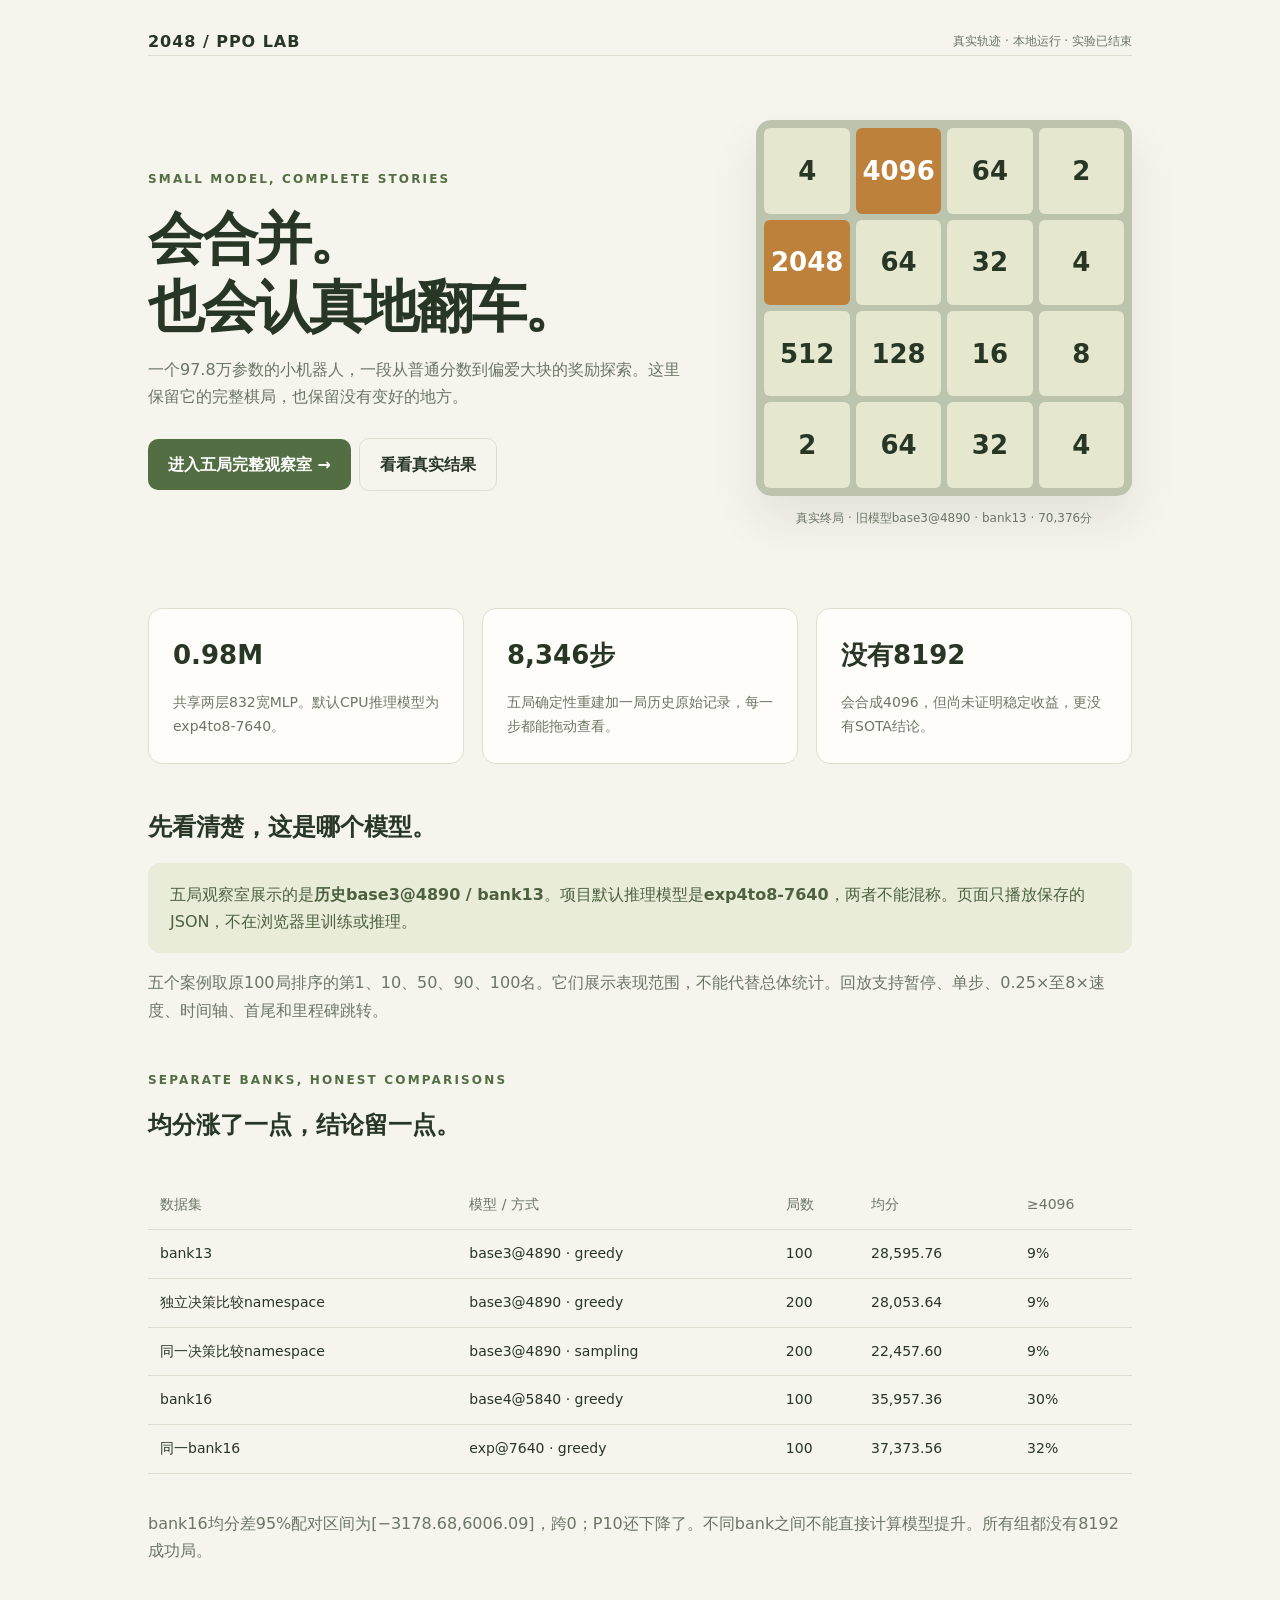
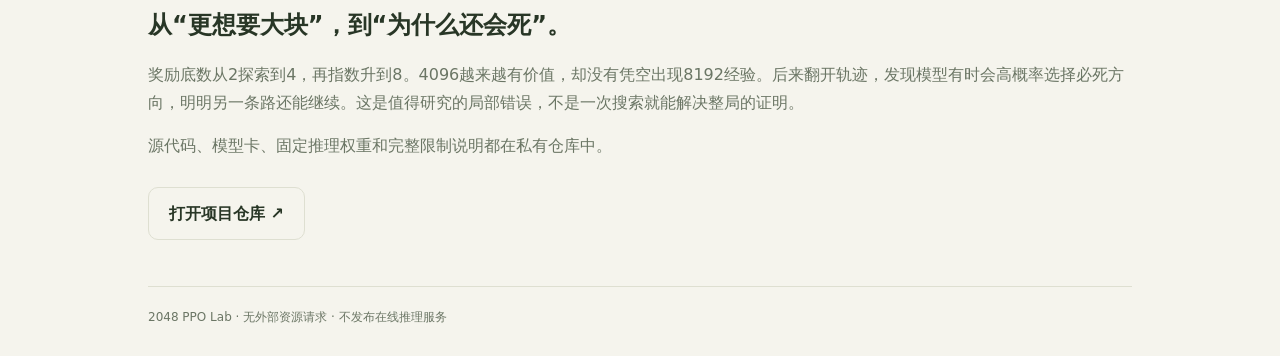
<file: web/index.html>
<!doctype html>
<html lang="zh-CN"><head><meta charset="utf-8"><meta name="viewport" content="width=device-width,initial-scale=1"><link rel="icon" href="data:,"><title>2048 PPO Lab · 会合并，也会翻车</title>
<style>
:root{color-scheme:light;--ink:#283626;--muted:#6b7665;--green:#536e42;--paper:#f5f4ed;--line:#dedfd1}*{box-sizing:border-box}body{margin:0;background:var(--paper);color:var(--ink);font:16px/1.7 system-ui,-apple-system,sans-serif}.wrap{max-width:1040px;margin:auto;padding:28px}header{display:flex;justify-content:space-between;align-items:center;border-bottom:1px solid var(--line)}.brand{font-weight:800;letter-spacing:.06em}.tag{font-size:12px;color:var(--muted)}.hero{padding:64px 0 48px;display:grid;grid-template-columns:1.45fr 1fr;gap:64px;align-items:center}.eyebrow{font-size:12px;letter-spacing:.18em;font-weight:700;color:var(--green)}h1{font-size:clamp(32px,5vw,56px);line-height:1.2;letter-spacing:-.04em;margin:16px 0}h2{line-height:1.3}p{color:var(--muted)}.button{display:inline-block;background:var(--green);color:#fff;text-decoration:none;border-radius:10px;padding:12px 20px;margin:12px 8px 0 0;font-weight:650}.button.secondary{background:transparent;border:1px solid var(--line);color:var(--ink)}.board{display:grid;grid-template-columns:repeat(4,1fr);gap:6px;background:#bdc4ad;padding:8px;border-radius:15px;box-shadow:0 24px 48px #28362616}.tile{aspect-ratio:1;display:grid;place-items:center;background:#e5e7cf;border-radius:6px;font-weight:750;font-size:clamp(16px,2.5vw,26px)}.tile.big{background:#bd813b;color:white}.caption{font-size:12px;text-align:center}.cards{display:grid;grid-template-columns:repeat(3,1fr);gap:18px;margin:20px 0 48px}.card{padding:24px;background:#fffdfa;border:1px solid var(--line);border-radius:14px}.card b{font-size:26px}.card p{font-size:14px;margin-bottom:0}.notice{background:#e8ecd9;padding:18px 22px;border-radius:12px;color:#4d613f}.table-wrap{overflow-x:auto}table{border-collapse:collapse;width:100%;font-size:14px;margin:20px 0}th,td{padding:12px;text-align:left;border-bottom:1px solid var(--line);white-space:nowrap}th{color:var(--muted);font-weight:500}section{margin-bottom:46px}a{color:var(--green)}footer{border-top:1px solid var(--line);padding-top:20px;font-size:12px;color:var(--muted)}@media(max-width:700px){.hero{grid-template-columns:1fr;gap:28px;padding-top:36px}.hero aside{max-width:300px;margin:auto}.cards{grid-template-columns:1fr}.wrap{padding:20px}}
</style></head><body><div class="wrap"><header><span class="brand">2048 / PPO LAB</span><span class="tag">真实轨迹 · 本地运行 · 实验已结束</span></header>
<main><div class="hero"><div><div class="eyebrow">SMALL MODEL, COMPLETE STORIES</div><h1>会合并。<br>也会认真地翻车。</h1><p>一个97.8万参数的小机器人，一段从普通分数到偏爱大块的奖励探索。这里保留它的完整棋局，也保留没有变好的地方。</p><a class="button" href="archive-base3/">进入五局完整观察室 →</a><a class="button secondary" href="#results">看看真实结果</a></div><aside><div class="board" aria-label="历史base3@4890最高分案例的真实终局棋盘"><div class="tile">4</div><div class="tile big">4096</div><div class="tile">64</div><div class="tile">2</div><div class="tile big">2048</div><div class="tile">64</div><div class="tile">32</div><div class="tile">4</div><div class="tile">512</div><div class="tile">128</div><div class="tile">16</div><div class="tile">8</div><div class="tile">2</div><div class="tile">64</div><div class="tile">32</div><div class="tile">4</div></div><p class="caption">真实终局 · 旧模型base3@4890 · bank13 · 70,376分</p></aside></div>
<div class="cards"><div class="card"><b>0.98M</b><p>共享两层832宽MLP。默认CPU推理模型为exp4to8-7640。</p></div><div class="card"><b>8,346步</b><p>五局确定性重建加一局历史原始记录，每一步都能拖动查看。</p></div><div class="card"><b>没有8192</b><p>会合成4096，但尚未证明稳定收益，更没有SOTA结论。</p></div></div>
<section><h2>先看清楚，这是哪个模型。</h2><div class="notice">五局观察室展示的是<strong>历史base3@4890 / bank13</strong>。项目默认推理模型是<strong>exp4to8-7640</strong>，两者不能混称。页面只播放保存的JSON，不在浏览器里训练或推理。</div><p>五个案例取原100局排序的第1、10、50、90、100名。它们展示表现范围，不能代替总体统计。回放支持暂停、单步、0.25×至8×速度、时间轴、首尾和里程碑跳转。</p></section>
<section id="results"><div class="eyebrow">SEPARATE BANKS, HONEST COMPARISONS</div><h2>均分涨了一点，结论留一点。</h2><div class="table-wrap"><table><thead><tr><th>数据集</th><th>模型 / 方式</th><th>局数</th><th>均分</th><th>≥4096</th></tr></thead><tbody><tr><td>bank13</td><td>base3@4890 · greedy</td><td>100</td><td>28,595.76</td><td>9%</td></tr><tr><td>独立决策比较namespace</td><td>base3@4890 · greedy</td><td>200</td><td>28,053.64</td><td>9%</td></tr><tr><td>同一决策比较namespace</td><td>base3@4890 · sampling</td><td>200</td><td>22,457.60</td><td>9%</td></tr><tr><td>bank16</td><td>base4@5840 · greedy</td><td>100</td><td>35,957.36</td><td>30%</td></tr><tr><td>同一bank16</td><td>exp@7640 · greedy</td><td>100</td><td>37,373.56</td><td>32%</td></tr></tbody></table></div><p>bank16均分差95%配对区间为[−3178.68,6006.09]，跨0；P10还下降了。不同bank之间不能直接计算模型提升。所有组都没有8192成功局。</p></section>
<section><h2>从“更想要大块”，到“为什么还会死”。</h2><p>奖励底数从2探索到4，再指数升到8。4096越来越有价值，却没有凭空出现8192经验。后来翻开轨迹，发现模型有时会高概率选择必死方向，明明另一条路还能继续。这是值得研究的局部错误，不是一次搜索就能解决整局的证明。</p><p>源代码、模型卡、固定推理权重和完整限制说明都在私有仓库中。</p><a class="button secondary" href="https://github.com/wjjpku/2048-ppo-lab">打开项目仓库 ↗</a></section></main><footer>2048 PPO Lab · 无外部资源请求 · 不发布在线推理服务</footer></div></body></html>
</file>
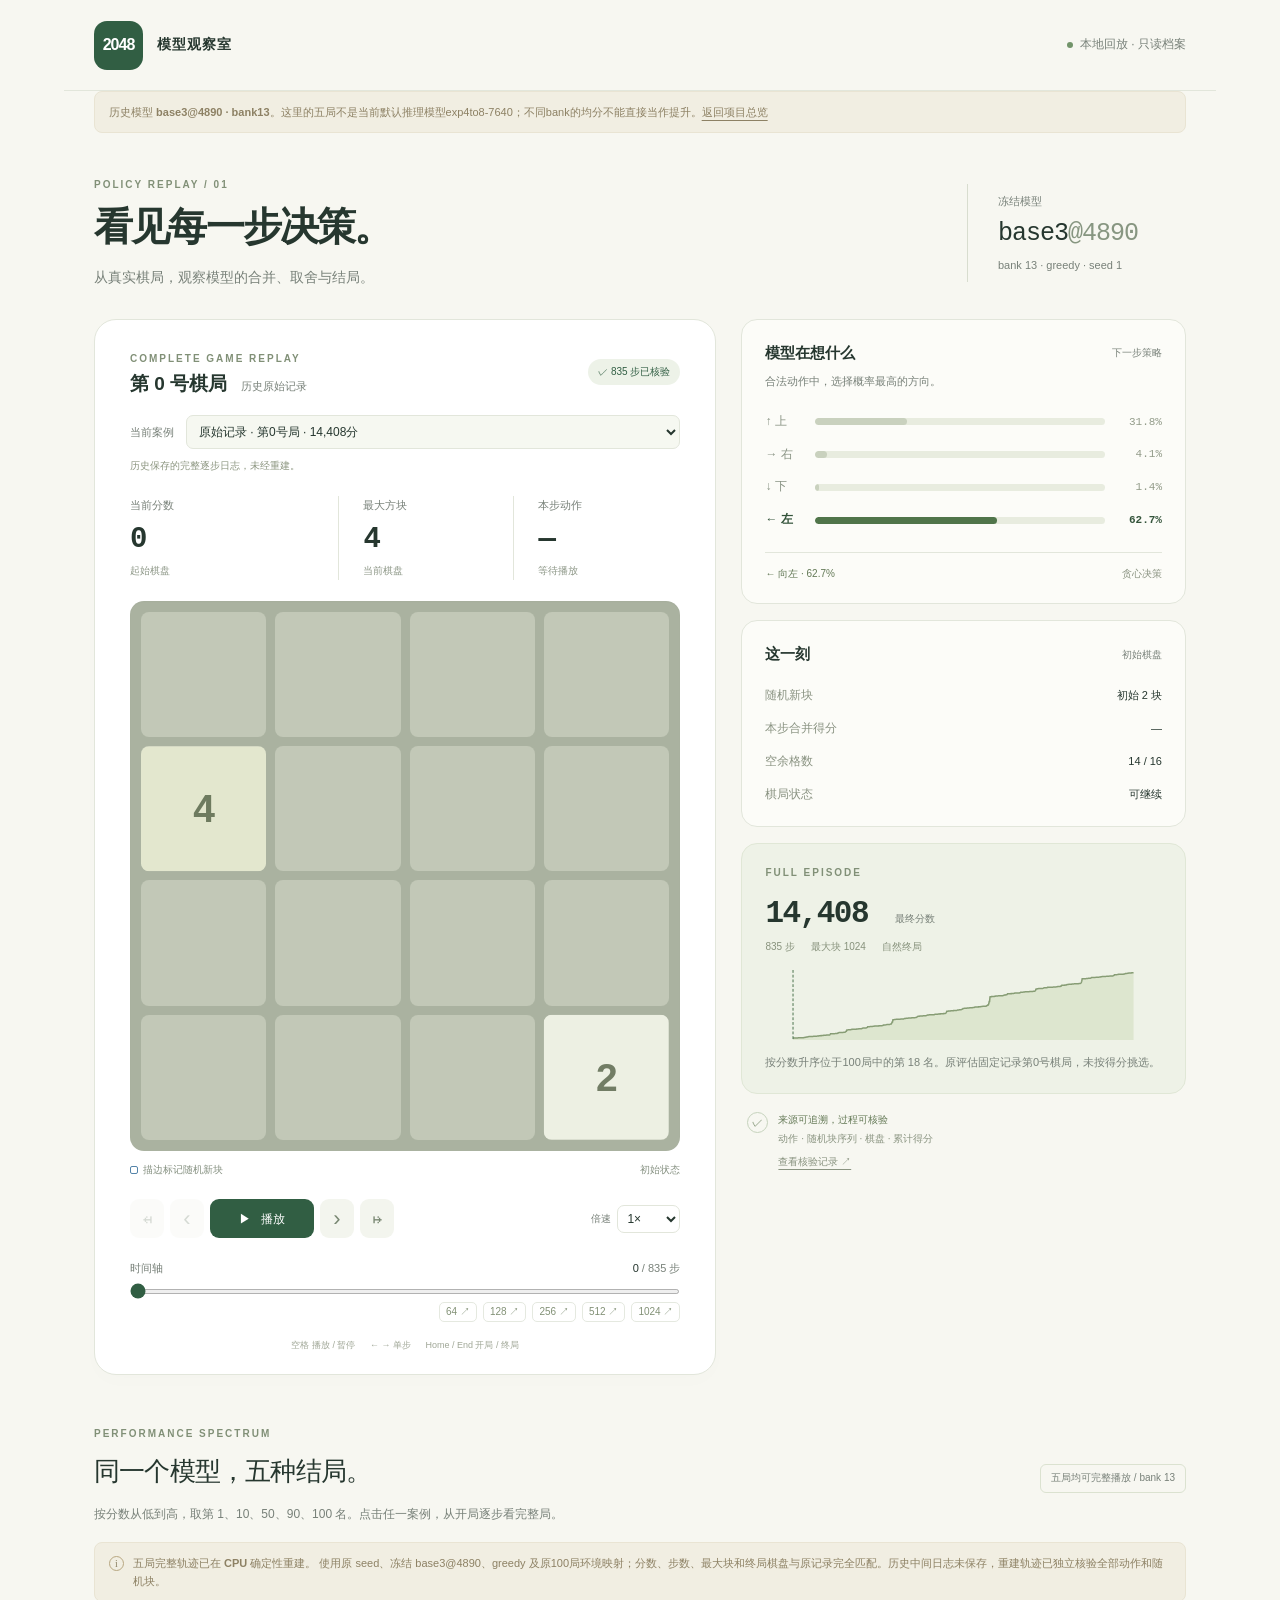
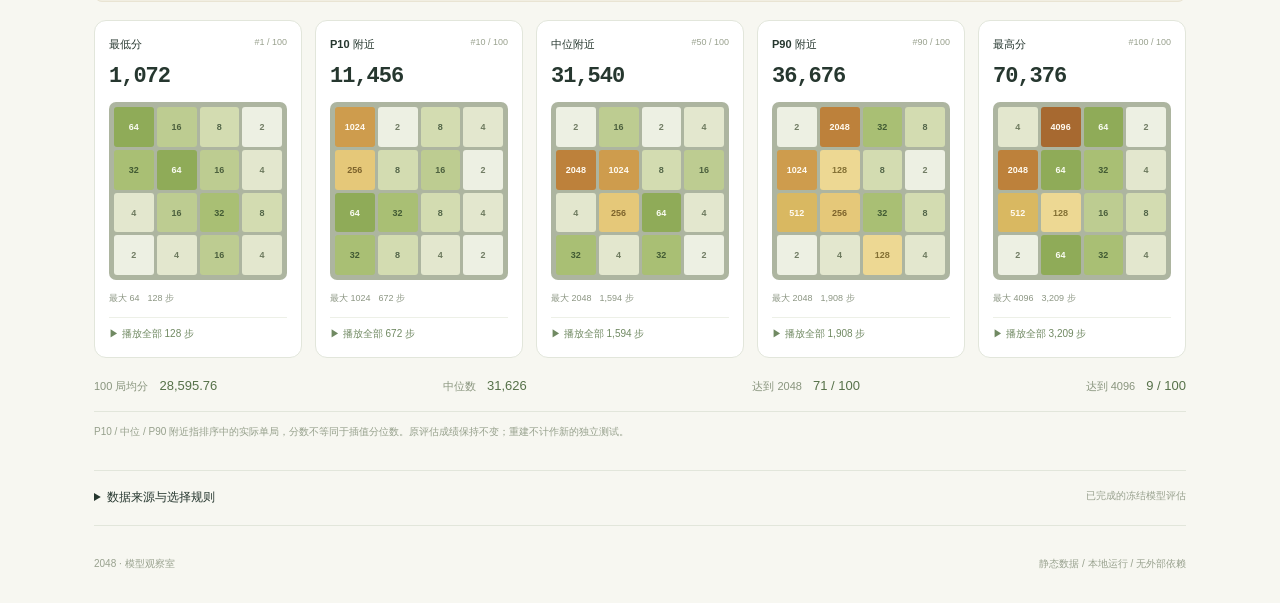
<file: web/archive-base3/index.html>
<!doctype html>
<html lang="zh-CN">
<head>
  <meta charset="utf-8"><meta name="viewport" content="width=device-width,initial-scale=1">
  <link rel="icon" href="data:,"><title>历史模型 base3@4890 · 2048观察室</title><link rel="stylesheet" href="style.css">
</head>
<body>
  <header class="topbar wrap"><a class="brand" href="../" aria-label="2048 PPO Lab首页"><span class="logo">2048</span><span>模型观察室</span></a><span class="local"><i></i>本地回放 · 只读档案</span></header>
  <main class="wrap"><div class="notice"><p><strong>历史模型 base3@4890 · bank13。</strong>这里的五局不是当前默认推理模型exp4to8-7640；不同bank的均分不能直接当作提升。<a href="../">返回项目总览</a></p></div>
    <section class="intro"><div><p class="eyebrow">POLICY REPLAY / 01</p><h1>看见每一步决策。</h1><p class="intro-text">从真实棋局，观察模型的合并、取舍与结局。</p></div><div class="model-badge"><span>冻结模型</span><strong>base3<span>@4890</span></strong><small>bank 13 · greedy · seed 1</small></div></section>
    <div id="loading" role="status">正在读取本地真实记录…</div>
    <div id="app" hidden>
      <section class="workspace" aria-label="真实单局回放">
        <div class="replay-panel">
          <div class="panel-heading"><div><span class="eyebrow">COMPLETE GAME REPLAY</span><h2><b id="episode-heading">第 0 号棋局</b> <span id="source-kind">原始记录</span></h2></div><span id="verified-badge" class="verified" title="包含动作、棋盘、随机块及得分的逐步核验">✓ 835 步已核验</span></div>
          <label class="episode-picker">当前案例<select id="episode-selector" aria-label="选择完整回放案例"></select></label><p id="replay-source-note" class="source-note">原始保存的完整逐步记录。</p>
          <div class="metrics"><div><span>当前分数</span><strong id="score">0</strong><small id="gain">起始棋盘</small></div><div><span>最大方块</span><strong id="max-tile">4</strong><small>当前棋盘</small></div><div><span>本步动作</span><strong id="action">—</strong><small id="move-label">等待播放</small></div></div>
          <div class="board-shell"><div id="board" class="board" role="img" aria-label="2048棋盘"><div class="grid-bg" aria-hidden="true"></div><div id="tiles"></div></div></div>
          <div class="board-caption"><span><i class="spawn-ring"></i>描边标记随机新块</span><span id="game-status">初始状态</span></div>
          <div class="transport"><div class="buttons"><button id="first" class="icon-button" aria-label="回到开局" title="回到开局">↤</button><button id="prev" class="icon-button" aria-label="上一步" title="上一步（←）">‹</button><button id="play" class="play" aria-label="播放回放">▶ <span>播放</span></button><button id="next" class="icon-button" aria-label="下一步" title="下一步（→）">›</button><button id="last" class="icon-button" aria-label="跳到终局" title="跳到终局">↦</button></div><label class="speed-label">倍速<select id="speed" aria-label="播放倍速"><option value="0.25">0.25×</option><option value="0.5">0.5×</option><option value="1" selected>1×</option><option value="2">2×</option><option value="4">4×</option><option value="8">8×</option></select></label></div>
          <div class="timeline-head"><label for="timeline">时间轴</label><span><b id="step">0</b> / <span id="total-steps">835</span> 步</span></div><input id="timeline" type="range" min="0" max="835" value="0" aria-label="回放时间轴">
          <div id="milestones" class="milestones" aria-label="首次达到方块的时刻"></div>
          <p class="keyboard">空格 播放 / 暂停 <span>← → 单步</span> <span>Home / End 开局 / 终局</span></p>
        </div>
        <aside class="inspector">
          <section class="card decision"><div class="card-title"><h3>模型在想什么</h3><span id="decision-title">下一步策略</span></div><p class="muted">合法动作中，选择概率最高的方向。</p><div id="probabilities"></div><div class="decision-note"><span id="decision-note">—</span><span>贪心决策</span></div></section>
          <section class="card"><div class="card-title"><h3>这一刻</h3><span id="event-step">初始棋盘</span></div><dl class="facts"><div><dt>随机新块</dt><dd id="spawn">初始 2 块</dd></div><div><dt>本步合并得分</dt><dd id="reward">—</dd></div><div><dt>空余格数</dt><dd id="empty">14 / 16</dd></div><div><dt>棋局状态</dt><dd id="state">可继续</dd></div></dl></section>
          <section class="card result-card"><p class="eyebrow">FULL EPISODE</p><div class="result-number"><b id="final-score">14,408</b> <span>最终分数</span></div><div class="result-details"><span id="final-length">835 步</span><span id="final-max">最大块 1024</span><span>自然终局</span></div><svg id="score-chart" viewBox="0 0 360 74" role="img" aria-label="这局棋的累计分数随步数变化"><path id="score-area"/><polyline id="score-line"/><line id="chart-cursor" y1="0" y2="74"/></svg><p id="episode-context" class="muted">按分数升序位于 100 局中的第 18 名。原评估固定记录第 0 号棋局，未按得分挑选。</p></section>
          <div class="integrity"><span class="check-icon">✓</span><p><strong>来源可追溯，过程可核验</strong><br>动作 · 随机块序列 · 棋盘 · 累计得分<br><a id="verification-link" href="verification.json" target="_blank" rel="noopener">查看核验记录 ↗</a></p></div>
        </aside>
      </section>
      <section class="sample-section" aria-label="五档真实表现实例"><div class="section-title"><div><p class="eyebrow">PERFORMANCE SPECTRUM</p><h2>同一个模型，五种结局。</h2></div><span class="subtle-tag">五局均可完整播放 / bank 13</span></div><p class="sample-lead">按分数从低到高，取第 1、10、50、90、100 名。点击任一案例，从开局逐步看完整局。</p><div class="notice"><span>i</span><p><strong>五局完整轨迹已在 CPU 确定性重建。</strong> 使用原 seed、冻结 base3@4890、greedy 及原100局环境映射；分数、步数、最大块和终局棋盘与原记录完全匹配。历史中间日志未保存，重建轨迹已独立核验全部动作和随机块。</p></div><div id="samples" class="samples"></div><div class="aggregate"><span>100 局均分 <b>28,595.76</b></span><span>中位数 <b>31,626</b></span><span>达到 2048 <b>71 / 100</b></span><span>达到 4096 <b>9 / 100</b></span></div><p class="footnote">P10 / 中位 / P90 附近指排序中的实际单局，分数不等同于插值分位数。原评估成绩保持不变；重建不计作新的独立测试。</p></section>
      <details class="provenance"><summary>数据来源与选择规则 <span>已完成的冻结模型评估</span></summary><div class="provenance-body"><p>模型 <b>base3@4890</b>；测试 bank 13；seed 1；greedy 模式；动作相同概率时按上、右、下、左顺序选择。模型检查点已由原实验审计锁定。</p><p id="selection-rule"></p><p>第0号局使用历史原始逐步日志。五档案例为冻结模型按原seed的CPU确定性重建；全部100局终局结果匹配，所展示五局的每步规则和RNG已核验。历史五局中间日志不存在，无法与历史逐步记录直接比对。棋盘以指数存储，界面显示2的幂；浏览器只播放数据，不抽样或执行模型推理。</p><p>检查点 SHA256：<code id="model-hash"></code></p><p>当前回放 SHA256：<code id="replay-hash"></code></p><div class="source-links"><a id="replay-download" href="replay.json" download="base3-4890-bank13-env0-replay.json">下载当前完整回放 JSON ↓</a><a href="selected_test.json" download="base3-4890-bank13-results.json">下载 100 局原始结果 ↓</a><a href="reconstructed/verification.json" target="_blank" rel="noopener">五局重建核验 ↗</a><a href="../#results">分bank的实验结果 ↗</a></div></div></details>
    </div>
  </main>
  <footer class="wrap footer"><span>2048 · 模型观察室</span><span>静态数据 / 本地运行 / 无外部依赖</span></footer>
  <dialog id="snapshot-dialog"><div class="dialog-heading"><div><p class="eyebrow">FINAL BOARD</p><h2 id="snapshot-title"></h2></div><button id="close-dialog" aria-label="关闭终局快照">×</button></div><p id="snapshot-info" class="muted"></p><div id="snapshot-board" class="mini-board large"></div><p class="snapshot-note">这是已完成评估的真实终局。该局未保存逐步轨迹，无法回放中间过程。</p></dialog>
  <script src="app.js" defer></script>
</body>
</html>
</file>
<file: web/archive-base3/style.css>
:root{color-scheme:light;--ink:#26372f;--muted:#788179;--paper:#f7f7f1;--line:#e2e6db;--green:#315e43;--soft:#edf2e8;--blue:#477ca7}*{box-sizing:border-box}body{margin:0;background:var(--paper);color:var(--ink);font:14px/1.65 -apple-system,BlinkMacSystemFont,"PingFang SC","Hiragino Sans GB",sans-serif}button,select,input{font:inherit}button,a,input,select,summary{-webkit-tap-highlight-color:transparent}button{cursor:pointer}button:disabled{opacity:.3;cursor:default}a{color:inherit;text-underline-offset:4px}button:focus-visible,a:focus-visible,input:focus-visible,select:focus-visible,summary:focus-visible{outline:3px solid #6098c5;outline-offset:4px}.wrap{max-width:1152px;margin:auto;padding-left:30px;padding-right:30px}.topbar{height:91px;display:flex;align-items:center;justify-content:space-between;border-bottom:1px solid var(--line)}.brand{display:flex;align-items:center;gap:14px;text-decoration:none;font-weight:600;letter-spacing:1px}.logo{display:grid;place-items:center;width:49px;height:49px;background:var(--green);color:#fff;border-radius:13px;font-size:16px;letter-spacing:-1px}.local{font-size:12px;color:var(--muted);display:flex;align-items:center;gap:7px}.local i{height:6px;width:6px;background:#72946a;border-radius:100%}.intro{display:flex;justify-content:space-between;align-items:center;padding:44px 0 30px}.eyebrow{font-size:10px;letter-spacing:2px;font-weight:650;color:#819077;margin:0 0 9px;line-height:1.5}h1,h2,h3,p{margin-top:0}h1{font-size:39px;letter-spacing:-1.8px;line-height:1.35;margin-bottom:12px;font-weight:650}.intro-text{font-size:14px;color:var(--muted);margin:0}.model-badge{padding:8px 0 8px 30px;border-left:1px solid #d8ddcf;min-width:219px;display:flex;flex-direction:column}.model-badge>span{font-size:11px;color:var(--muted)}.model-badge strong{font:500 25px/1.8 ui-monospace,SFMono-Regular,monospace;letter-spacing:-1px}.model-badge strong span{color:#879681}.model-badge small{font-size:11px;color:var(--muted)}.workspace{display:grid;grid-template-columns:minmax(0,1.4fr) minmax(0,1fr);gap:25px;align-items:start}.replay-panel{background:#fff;border:1px solid var(--line);border-radius:22px;padding:26px 31px 21px;box-shadow:0 7px 20px #25362b03}.panel-heading,.card-title{display:flex;align-items:center;justify-content:space-between;gap:10px}.panel-heading h2{font-size:19px;line-height:1.5;margin:1px 0 0}.panel-heading h2 span{font-size:11px;font-weight:400;color:var(--muted);margin-left:9px}.verified{font-size:10px;white-space:nowrap;color:var(--green);background:var(--soft);border-radius:30px;padding:5px 10px}.metrics{display:grid;grid-template-columns:1.2fr 1fr 1fr;padding:22px 0 21px;gap:8px}.metrics>div{display:flex;flex-direction:column}.metrics>div+div{border-left:1px solid var(--line);padding-left:24px}.metrics span{font-size:11px;color:var(--muted);margin-bottom:2px}.metrics strong{font:550 29px/1.6 ui-monospace,SFMono-Regular,monospace;font-variant-numeric:tabular-nums;letter-spacing:-1px}.metrics small{font-size:10px;color:#8d9787;min-height:16px}.board-shell{background:#aab2a0;border-radius:14px;padding:11px;box-shadow:inset 0 1px 2px #00000006}.board{aspect-ratio:1;position:relative;width:100%;--gap:9px;--cell:calc((100% - 27px)/4)}.grid-bg{position:absolute;inset:0;display:grid;grid-template-columns:repeat(4,1fr);gap:9px}.grid-bg>i{border-radius:8px;background:#c2c8b7}.tile{width:var(--cell);height:var(--cell);position:absolute;left:0;top:0;display:grid;place-items:center;background:var(--tile-bg);color:var(--tile-ink);border-radius:8px;font:620 clamp(22px,3.1vw,39px)/1 ui-rounded,"SF Pro Rounded",-apple-system,sans-serif;letter-spacing:-1px;will-change:transform;z-index:1}.tile.small-number{font-size:clamp(21px,2.6vw,32px)}.tile.new{box-shadow:inset 0 0 0 3px #5484a9}.tile.merged{animation:pop .18s ease-out}@keyframes pop{50%{scale:1.08}}.board-caption{display:flex;justify-content:space-between;align-items:center;margin:11px 0 21px;font-size:10px;color:#859080}.board-caption>span:first-child{display:flex;align-items:center;gap:5px}.spawn-ring{width:8px;height:8px;border:1.5px solid #5484a9;border-radius:2px}.transport{display:flex;align-items:center;justify-content:space-between;gap:8px}.buttons{display:flex;gap:6px;align-items:center}.buttons button{border:0;border-radius:9px;line-height:1}.icon-button{height:39px;width:34px;background:#f3f5ee;color:#788772;font-size:22px}.icon-button:hover:enabled{background:#e5ecdd;color:var(--green)}.play{padding:0 18px;height:39px;min-width:104px;color:#fff;background:var(--green);font-size:12px}.play span{margin-left:6px}.play:hover{background:#244c35}.speed-label{font-size:10px;color:var(--muted);display:flex;align-items:center;gap:6px}select{border:1px solid var(--line);background:#fff;border-radius:7px;padding:5px;color:var(--ink);font-size:12px}.timeline-head{display:flex;justify-content:space-between;margin-top:21px;font-size:11px;color:var(--muted)}.timeline-head b{font-weight:500;color:var(--ink)}input[type=range]{width:100%;margin:9px 0 8px;height:5px;cursor:pointer;accent-color:var(--green)}.milestones{display:flex;gap:6px;justify-content:flex-end}.milestones button{font-size:10px;background:transparent;color:#829176;border:1px solid #e5e9e0;border-radius:5px;padding:1px 6px}.milestones button:hover{background:var(--soft)}.keyboard{font-size:9px;color:#a0a797;margin:16px 0 0;text-align:center}.keyboard span{margin-left:12px}.inspector{display:flex;flex-direction:column;gap:16px}.card{border:1px solid var(--line);border-radius:16px;padding:21px 23px;background:#fcfcf8}.card h3{font-size:15px;font-weight:600;margin:0}.card-title>span{font-size:10px;color:var(--muted)}.muted{font-size:11px;color:var(--muted);margin-bottom:0}.decision>.muted{margin:6px 0 22px}.prob-row{display:flex;align-items:center;gap:12px;margin-top:13px}.prob-name{width:38px;white-space:nowrap;color:#8a9485;font-size:12px}.prob-track{flex:1;height:7px;border-radius:5px;background:#e8ecdf;overflow:hidden}.prob-fill{height:100%;background:#c9d1be;border-radius:5px;transition:width .15s}.prob-row.chosen .prob-fill{background:#50754a}.prob-row.chosen .prob-name,.prob-row.chosen .prob-value{color:#34543b;font-weight:650}.prob-value{font:11px ui-monospace,SFMono-Regular,monospace;color:#929b89;width:45px;text-align:right}.prob-row.illegal{opacity:.4}.decision-note{display:flex;justify-content:space-between;border-top:1px solid var(--line);margin-top:22px;padding-top:13px;font-size:10px;color:#88917f}.decision-note>span:first-child{color:#637956}.facts{font-size:12px;margin:19px 0 1px}.facts>div{display:flex;justify-content:space-between;gap:8px;margin-top:13px}.facts dt{color:#8a9382}.facts dd{margin:0;font-size:11px;font-variant-numeric:tabular-nums;text-align:right}.result-card{background:#eef2e7;border-color:#e0e7d6}.result-number{font:550 31px/1.6 ui-monospace,SFMono-Regular,monospace;letter-spacing:-1.5px}.result-number span{font:10px -apple-system,sans-serif;letter-spacing:0;color:var(--muted);margin-left:10px}.result-details{display:flex;gap:16px;font-size:10px;color:#87927c}.result-card svg{width:100%;height:70px;display:block;margin:15px 0 13px;overflow:visible}#score-line{fill:none;stroke:#879d75;stroke-width:1.6}#score-area{fill:#dde6cf}#chart-cursor{stroke:#426d45;stroke-width:1;stroke-dasharray:3 2}.integrity{display:flex;gap:10px;align-items:start;padding:0 6px}.check-icon{border:1px solid #c6d3bd;color:#6f8562;width:21px;height:21px;border-radius:50%;display:grid;place-items:center;font-size:11px;margin-top:2px}.integrity p{font-size:10px;color:#8a9481;margin:0;line-height:1.9}.integrity strong{font-weight:500;color:#657a57}.integrity a{display:inline-block;margin-top:4px}.sample-section{margin-top:51px}.section-title{display:flex;justify-content:space-between;align-items:end;gap:15px}.section-title h2{font-size:26px;letter-spacing:-.8px;font-weight:550;margin:0}.subtle-tag{border:1px solid #dbe2d0;padding:5px 10px;border-radius:6px;font-size:10px;color:var(--muted)}.sample-lead{color:var(--muted);font-size:12px;margin:12px 0 17px}.notice{display:flex;gap:9px;align-items:start;background:#f1eee2;border:1px solid #e9e4d3;border-radius:8px;padding:11px 14px;font-size:11px;color:#8d8164}.notice>span{border:1px solid #b8a781;width:15px;height:15px;min-width:15px;border-radius:50%;text-align:center;font:10px/14px Georgia;margin-top:2px}.notice p{margin:0}.notice strong{font-weight:550}.samples{display:grid;grid-template-columns:repeat(5,minmax(0,1fr));gap:13px;margin-top:18px}.sample{border:1px solid var(--line);border-radius:12px;background:#fff;padding:14px;text-align:left;color:var(--ink);transition:transform .16s,box-shadow .16s}.sample:hover{transform:translateY(-3px);box-shadow:0 8px 22px #293b2b0b;border-color:#c1cdb4}.sample-label{display:flex;justify-content:space-between;font-size:11px;font-weight:550}.sample-label>span{font-size:9px;color:#99a18e;font-weight:400}.sample-score{font:550 22px/1.6 ui-monospace,SFMono-Regular,monospace;letter-spacing:-1px;display:block;margin:6px 0 8px}.mini-board{display:grid;grid-template-columns:repeat(4,1fr);gap:3px;border-radius:7px;background:#adb5a0;padding:5px;aspect-ratio:1;overflow:hidden}.mini-tile{display:grid;place-items:center;border-radius:3px;background:var(--tile-bg);color:var(--tile-ink);font:600 9px -apple-system,sans-serif;min-width:0}.mini-tile.empty{background:#c5cbb9}.sample-bottom{display:flex;flex-wrap:wrap;gap:3px 8px;font-size:9px;color:#8c9683;margin-top:11px}.sample-view{display:block;font-size:10px;color:#708962;border-top:1px solid #edf0e7;margin-top:11px;padding-top:8px}.aggregate{display:flex;justify-content:space-between;flex-wrap:wrap;gap:10px;padding:17px 0 15px;border-bottom:1px solid var(--line);font-size:11px;color:#89957e}.aggregate b{font-size:13px;font-variant-numeric:tabular-nums;color:#567149;font-weight:500;margin-left:8px}.footnote{font-size:10px;color:#96a08c;margin:12px 0 0}.provenance{border-top:1px solid var(--line);border-bottom:1px solid var(--line);margin-top:30px;padding:17px 0;font-size:12px}.provenance summary{cursor:pointer;font-weight:500}.provenance summary>span{float:right;color:#97a08d;font-size:10px;font-weight:400}.provenance-body{padding:18px 0 0;color:#7c8971;font-size:11px}.provenance-body code{font-size:10px;overflow-wrap:anywhere}.source-links{display:flex;gap:23px;flex-wrap:wrap}.footer{display:flex;justify-content:space-between;gap:10px;font-size:10px;color:#98a18e;margin-top:30px;margin-bottom:30px}dialog{border:1px solid var(--line);border-radius:20px;padding:25px;width:420px;max-width:calc(100vw - 28px);color:var(--ink);background:var(--paper)}dialog::backdrop{background:#26372f66;backdrop-filter:blur(3px)}.dialog-heading{display:flex;justify-content:space-between;align-items:start}.dialog-heading h2{font-size:22px;font-weight:550;margin:0}.dialog-heading button{font-size:23px;border:0;background:transparent;color:#809173}.large{margin-top:20px;gap:8px;padding:10px}.large .mini-tile{font-size:25px;border-radius:7px}.snapshot-note{font-size:11px;color:#8c927e;margin:20px 0 0}#loading{padding:50px 0}body.failed #loading{color:#a45435}
@media(min-width:1100px){.replay-panel{padding-left:35px;padding-right:35px}}
@media(max-width:850px){.wrap{padding-left:22px;padding-right:22px}.workspace{grid-template-columns:minmax(0,1.3fr) minmax(0,1fr);gap:16px}.replay-panel{padding:20px}.card{padding:18px}.metrics>div+div{padding-left:12px}.metrics strong{font-size:24px}.panel-heading{flex-wrap:wrap}.verified{padding:2px 8px}.samples{gap:8px}.sample{padding:10px}.sample-score{font-size:20px}.mini-tile{font-size:8px}.speed-label{gap:3px}.buttons{gap:4px}.icon-button{width:27px}.play{padding:0 12px;min-width:89px}.keyboard span{margin-left:5px}.keyboard{font-size:8px}.model-badge{min-width:180px}.sample-label{font-size:10px}}
@media(max-width:680px){.topbar{height:74px}.local{font-size:10px}.logo{height:38px;width:38px;border-radius:10px;font-size:14px}.brand{font-size:12px;gap:9px}.intro{padding-top:30px;align-items:start;gap:15px}h1{font-size:29px}.intro-text{font-size:11px}.model-badge{min-width:0;padding-left:14px}.model-badge strong{font-size:18px}.model-badge small{font-size:8px}.model-badge>span{font-size:9px}.workspace{grid-template-columns:1fr}.replay-panel{padding:22px}.panel-heading{flex-wrap:nowrap}.inspector{display:grid;grid-template-columns:1fr 1fr;gap:12px}.decision{grid-column:1/-1}.result-card{grid-column:1/-1}.integrity{grid-column:2;grid-row:2;align-self:center}.card:not(.decision):not(.result-card){padding:15px}.facts{font-size:10px}.facts dd{font-size:10px}.integrity p{font-size:9px}.tile{font-size:37px}.tile.small-number{font-size:29px}.metrics strong{font-size:29px}.icon-button{width:35px}.play{min-width:103px}.transport{gap:8px}.samples{grid-template-columns:repeat(2,minmax(0,1fr));gap:12px}.sample{padding:13px}.sample:last-child{grid-column:1/-1;display:grid;grid-template-columns:1fr 140px;gap:0 15px}.sample:last-child .mini-board{grid-column:2;grid-row:1/6}.sample:last-child .sample-score{align-self:center}.sample:last-child .sample-view{align-self:end}.sample-label{font-size:12px}.sample-score{font-size:24px}.mini-tile{font-size:12px}.section-title{display:block}.section-title h2{font-size:24px}.subtle-tag{display:inline-block;margin-top:12px}.aggregate{gap:12px}.aggregate>span{width:46%;font-size:10px}.aggregate b{font-size:11px;margin-left:5px}.provenance summary>span{float:none;display:block;margin-left:16px;margin-top:5px}.footer{font-size:9px}.sample-section{margin-top:35px}.keyboard{font-size:9px}}
.episode-picker{display:flex;align-items:center;gap:12px;font-size:11px;color:var(--muted);margin-top:17px}.episode-picker select{flex:1;min-width:0;max-width:100%;padding:8px;background:#f6f8f1}.source-note{font-size:10px;color:#8b957f;line-height:1.7;margin:8px 0 0}.sample.active{border-color:#6c915c;box-shadow:0 0 0 2px #d7e3cc}.sample.active .sample-view{color:#315e43;font-weight:600}.result-number b{font-weight:inherit}.milestones{flex-wrap:wrap}.replay-panel{scroll-margin-top:20px}#episode-heading{font-weight:600}
@media(prefers-reduced-motion:reduce){*,*::before,*::after{animation:none!important;transition:none!important}}

@media(max-width:680px){.workspace{grid-template-columns:minmax(0,1fr)}.replay-panel,.inspector,.inspector>.card{min-width:0}.transport{flex-wrap:wrap}.speed-label{margin-left:auto}.panel-heading{flex-wrap:wrap}.inspector{grid-template-columns:repeat(2,minmax(0,1fr))}.tile.small-number{font-size:clamp(18px,6vw,29px)}}
@media(max-width:680px){.model-badge{flex-shrink:0}.intro>div:first-child{min-width:0}}
</file>
